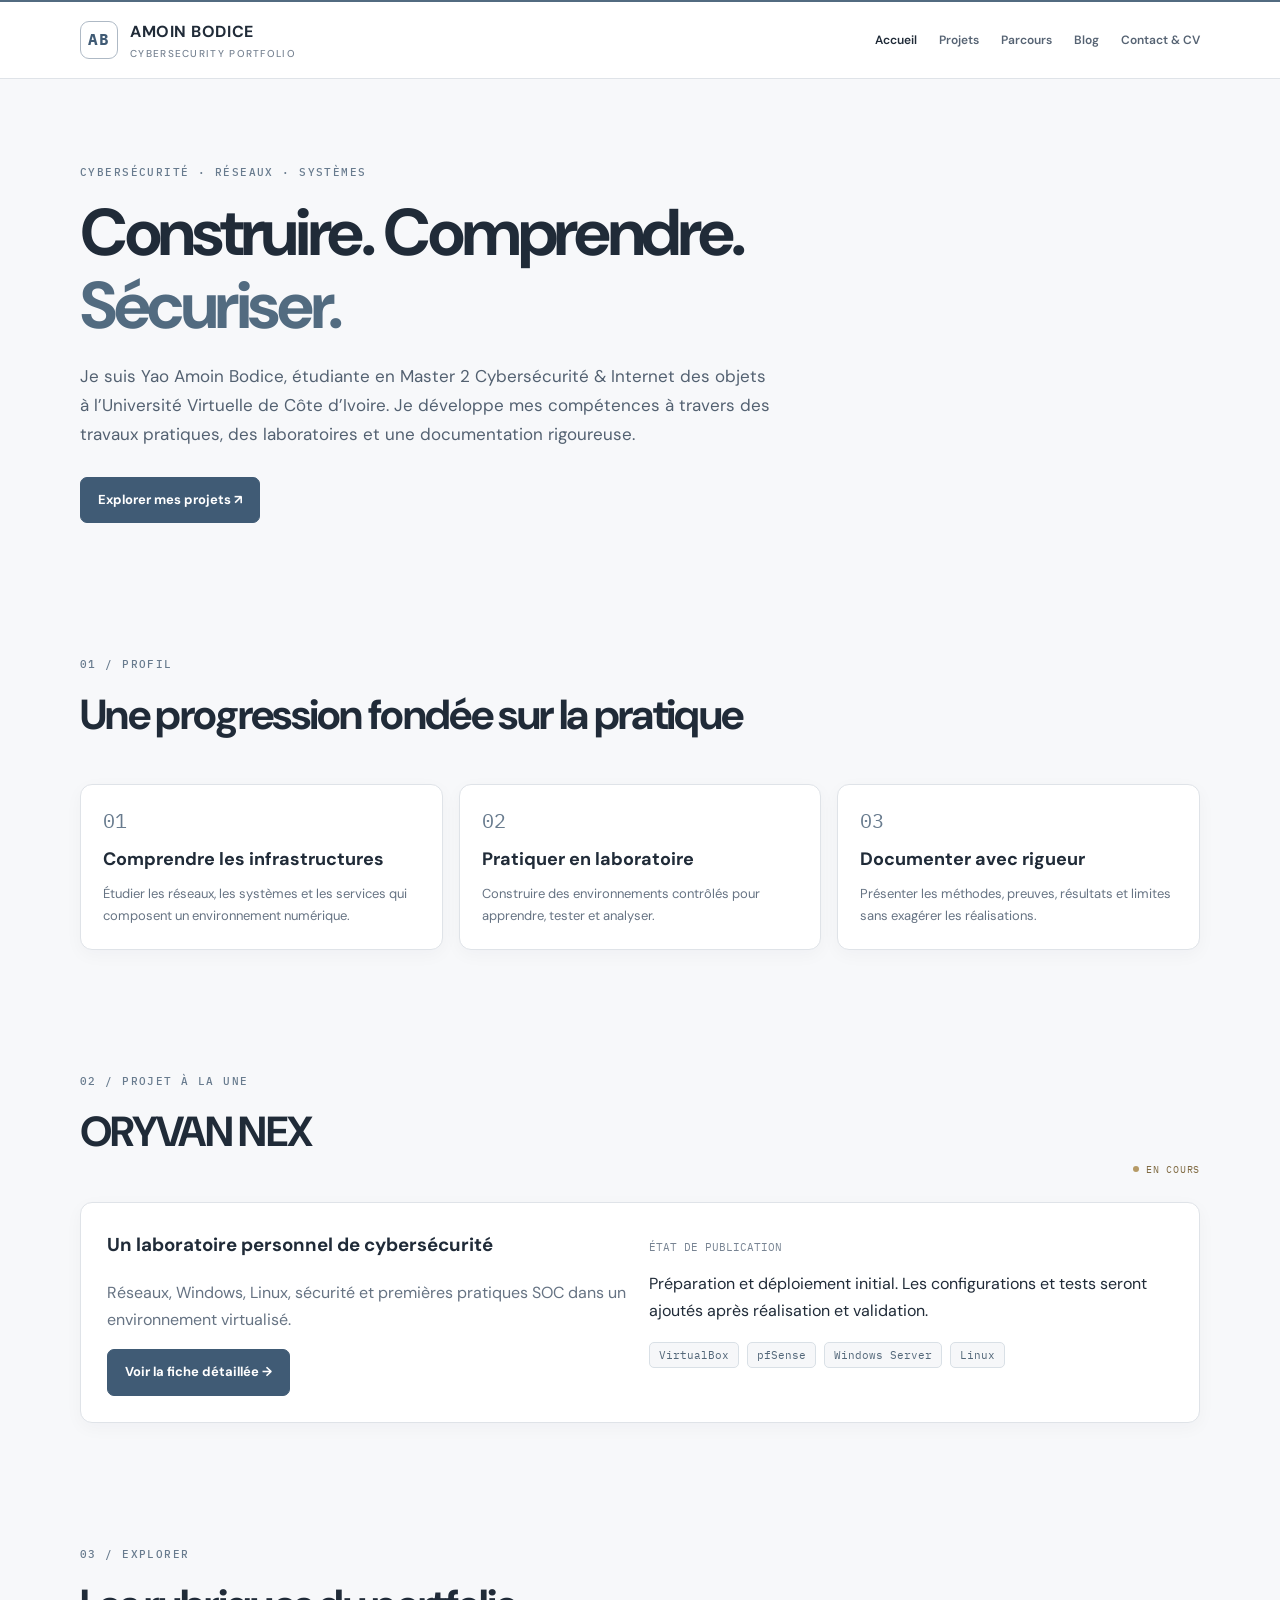
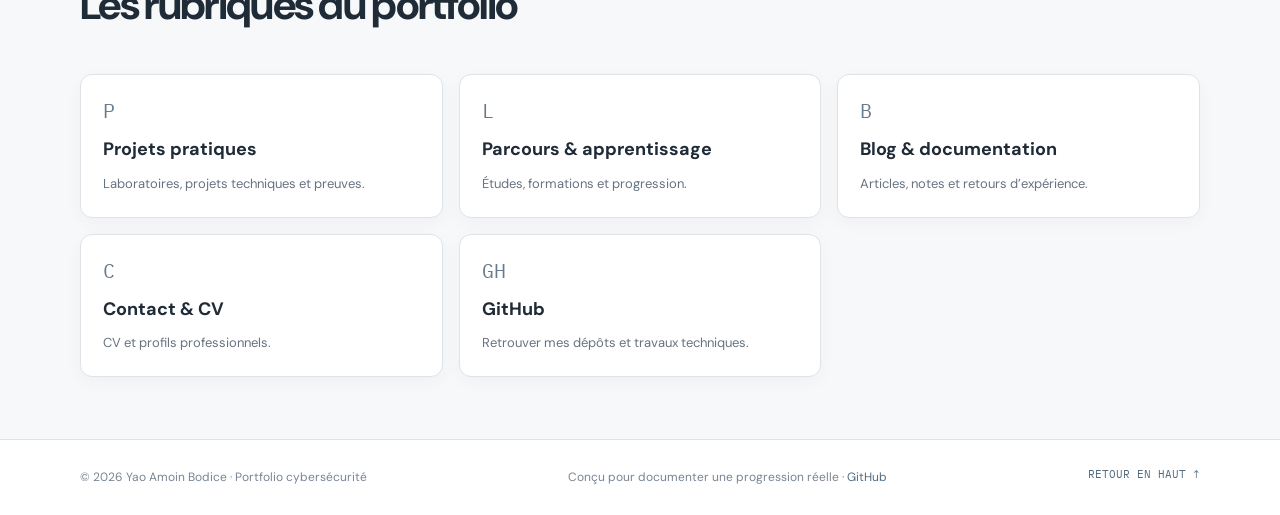
<file: index.html>
<!doctype html><html lang="fr"><head><meta charset="utf-8"><meta name="viewport" content="width=device-width,initial-scale=1"><meta name="description" content="Portfolio professionnel de Yao Amoin Bodice, étudiante en Master 2 Cybersécurité & IoT. Projets, apprentissages et documentation technique."><meta name="theme-color" content="#080e18"><title>Yao Amoin Bodice | Portfolio cybersécurité</title><link rel="stylesheet" href="assets/css/style.css?v=professional2"></head><body id="top"><div class="topline"></div><header><div class="container nav"><a class="brand" href="index.html"><span class="brand-mark">AB</span><span>AMOIN BODICE<small>CYBERSECURITY PORTFOLIO</small></span></a><button class="menu-toggle" aria-expanded="false" aria-label="Ouvrir le menu">Menu</button><nav class="navlinks" aria-label="Navigation principale"><a href="index.html">Accueil</a><a href="projects.html">Projets</a><a href="learning.html">Parcours</a><a href="blog.html">Blog</a><a href="contact.html">Contact & CV</a></nav></div></header><main><div class="container hero"><div><div class="eyebrow">CYBERSÉCURITÉ · RÉSEAUX · SYSTÈMES</div><h1>Construire. Comprendre.<br><span>Sécuriser.</span></h1><p class="lead">Je suis Yao Amoin Bodice, étudiante en Master 2 Cybersécurité & Internet des objets à l’Université Virtuelle de Côte d’Ivoire. Je développe mes compétences à travers des travaux pratiques, des laboratoires et une documentation rigoureuse.</p><div class="actions"><a class="btn" href="projects.html">Explorer mes projets ↗</a></div></div></div><section class="section"><div class="container"><div class="section-head"><div><div class="eyebrow">01 / PROFIL</div><h2>Une progression fondée sur la pratique</h2></div></div><div class="grid"><article class="card"><div class="card-icon">01</div><h3>Comprendre les infrastructures</h3><p>Étudier les réseaux, les systèmes et les services qui composent un environnement numérique.</p></article><article class="card"><div class="card-icon">02</div><h3>Pratiquer en laboratoire</h3><p>Construire des environnements contrôlés pour apprendre, tester et analyser.</p></article><article class="card"><div class="card-icon">03</div><h3>Documenter avec rigueur</h3><p>Présenter les méthodes, preuves, résultats et limites sans exagérer les réalisations.</p></article></div></div></section><section class="section"><div class="container"><div class="section-head"><div><div class="eyebrow">02 / PROJET À LA UNE</div><h2>ORYVAN NEX</h2></div><span class="status">En cours</span></div><div class="panel split"><div><h3>Un laboratoire personnel de cybersécurité</h3><p class="muted">Réseaux, Windows, Linux, sécurité et premières pratiques SOC dans un environnement virtualisé.</p><a class="btn" href="oryvan-nex.html">Voir la fiche détaillée →</a></div><div><p class="meta">ÉTAT DE PUBLICATION</p><p>Préparation et déploiement initial. Les configurations et tests seront ajoutés après réalisation et validation.</p><div class="tagrow"><span class="tag">VirtualBox</span><span class="tag">pfSense</span><span class="tag">Windows Server</span><span class="tag">Linux</span></div></div></div></div></section><section class="section"><div class="container"><div class="section-head"><div><div class="eyebrow">03 / EXPLORER</div><h2>Les rubriques du portfolio</h2></div></div><div class="grid"><a class="card" href="projects.html"><div class="card-icon">P</div><h3>Projets pratiques</h3><p>Laboratoires, projets techniques et preuves.</p></a><a class="card" href="learning.html"><div class="card-icon">L</div><h3>Parcours & apprentissage</h3><p>Études, formations et progression.</p></a><a class="card" href="blog.html"><div class="card-icon">B</div><h3>Blog & documentation</h3><p>Articles, notes et retours d’expérience.</p></a><a class="card" href="contact.html"><div class="card-icon">C</div><h3>Contact & CV</h3><p>CV et profils professionnels.</p></a><a class="card" href="https://github.com/amoin5y" target="_blank" rel="noopener noreferrer"><div class="card-icon">GH</div><h3>GitHub</h3><p>Retrouver mes dépôts et travaux techniques.</p></a></div></div></section></main><footer class="footer"><div class="container footer-inner"><span>© <span data-year>2026</span> Yao Amoin Bodice · Portfolio cybersécurité</span><span>Conçu pour documenter une progression réelle · <a href="https://github.com/amoin5y">GitHub</a></span><a class="backtop" href="#top">RETOUR EN HAUT ↑</a></div></footer><script src="assets/js/main.js"></script></body></html>
</file>
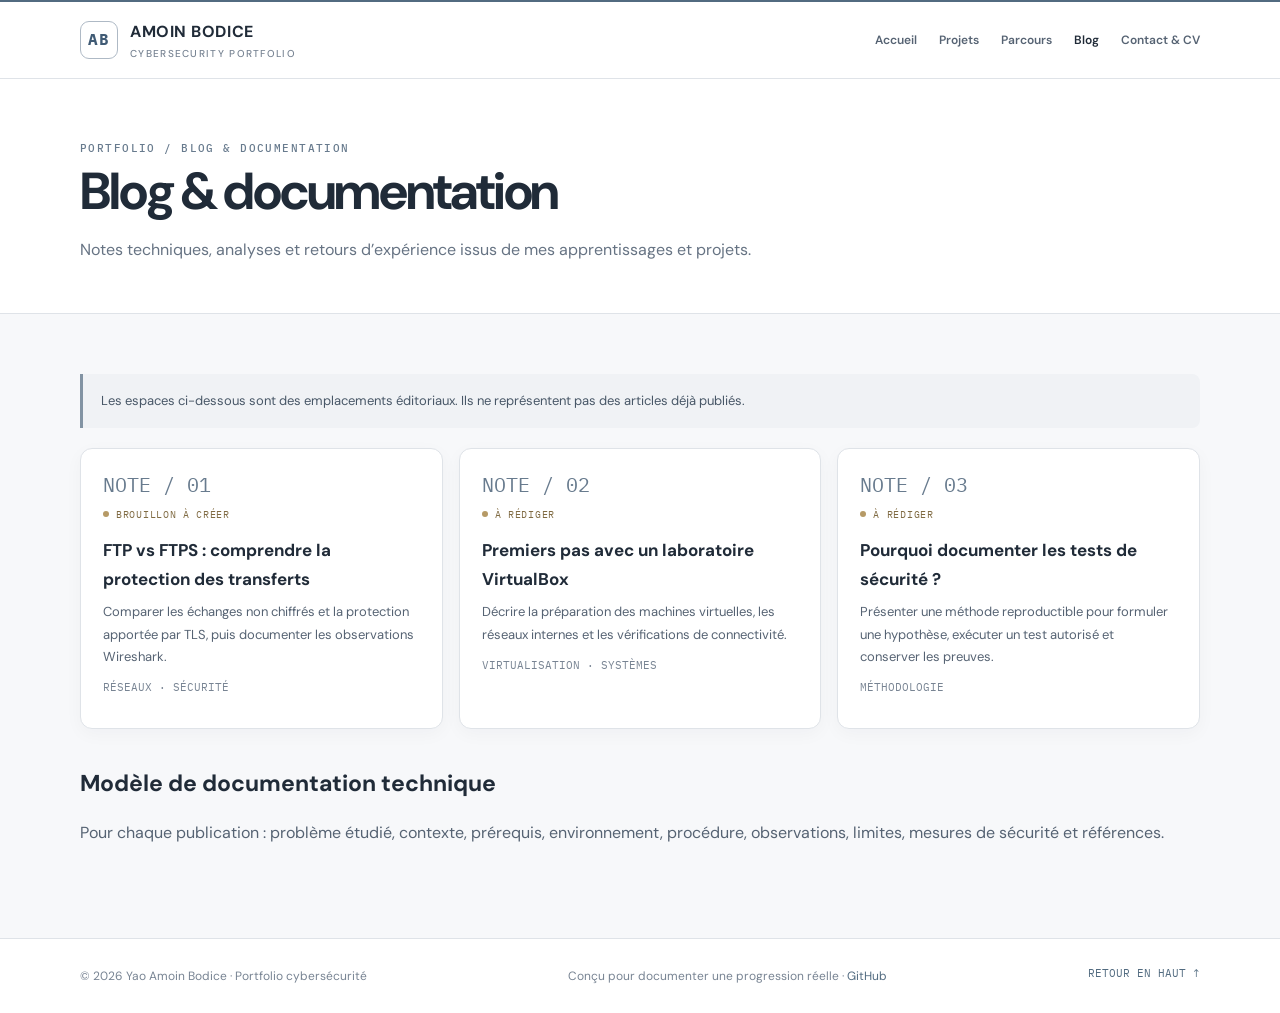
<file: blog.html>
<!doctype html><html lang="fr"><head><meta charset="utf-8"><meta name="viewport" content="width=device-width,initial-scale=1"><meta name="description" content="Notes techniques, analyses et retours d’expérience issus de mes apprentissages et projets."><meta name="theme-color" content="#080e18"><title>Blog & documentation | Yao Amoin Bodice</title><link rel="stylesheet" href="assets/css/style.css?v=professional2"></head><body id="top"><div class="topline"></div><header><div class="container nav"><a class="brand" href="index.html"><span class="brand-mark">AB</span><span>AMOIN BODICE<small>CYBERSECURITY PORTFOLIO</small></span></a><button class="menu-toggle" aria-expanded="false" aria-label="Ouvrir le menu">Menu</button><nav class="navlinks" aria-label="Navigation principale"><a href="index.html">Accueil</a><a href="projects.html">Projets</a><a href="learning.html">Parcours</a><a href="blog.html">Blog</a><a href="contact.html">Contact & CV</a></nav></div></header><main><section class="pagehead"><div class="container"><div class="eyebrow">PORTFOLIO / BLOG & DOCUMENTATION</div><h1>Blog & documentation</h1><p>Notes techniques, analyses et retours d’expérience issus de mes apprentissages et projets.</p></div></section><div class="container content"><div class="notice">Les espaces ci-dessous sont des emplacements éditoriaux. Ils ne représentent pas des articles déjà publiés.</div><div class="grid"><article class="card article-card"><div class="card-icon">NOTE / 01</div><span class="status">Brouillon à créer</span><h3>FTP vs FTPS : comprendre la protection des transferts</h3><p>Comparer les échanges non chiffrés et la protection apportée par TLS, puis documenter les observations Wireshark.</p><div class="meta">RÉSEAUX · SÉCURITÉ</div></article><article class="card article-card"><div class="card-icon">NOTE / 02</div><span class="status">À rédiger</span><h3>Premiers pas avec un laboratoire VirtualBox</h3><p>Décrire la préparation des machines virtuelles, les réseaux internes et les vérifications de connectivité.</p><div class="meta">VIRTUALISATION · SYSTÈMES</div></article><article class="card article-card"><div class="card-icon">NOTE / 03</div><span class="status">À rédiger</span><h3>Pourquoi documenter les tests de sécurité ?</h3><p>Présenter une méthode reproductible pour formuler une hypothèse, exécuter un test autorisé et conserver les preuves.</p><div class="meta">MÉTHODOLOGIE</div></article></div><h2>Modèle de documentation technique</h2><p>Pour chaque publication : problème étudié, contexte, prérequis, environnement, procédure, observations, limites, mesures de sécurité et références.</p></div></main><footer class="footer"><div class="container footer-inner"><span>© <span data-year>2026</span> Yao Amoin Bodice · Portfolio cybersécurité</span><span>Conçu pour documenter une progression réelle · <a href="https://github.com/amoin5y">GitHub</a></span><a class="backtop" href="#top">RETOUR EN HAUT ↑</a></div></footer><script src="assets/js/main.js"></script></body></html>
</file>
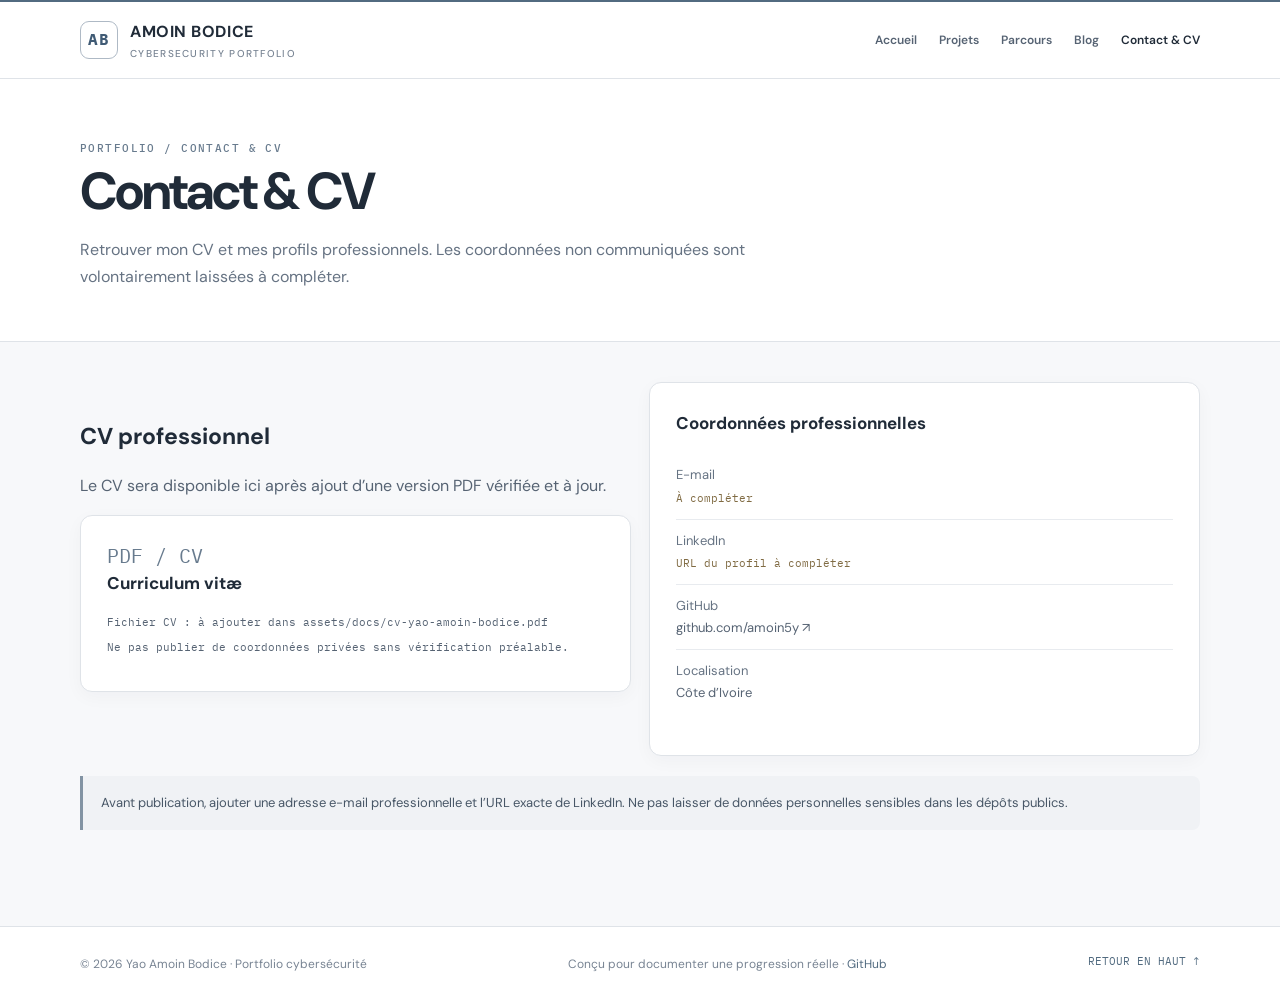
<file: contact.html>
<!doctype html><html lang="fr"><head><meta charset="utf-8"><meta name="viewport" content="width=device-width,initial-scale=1"><meta name="description" content="Retrouver mon CV et mes profils professionnels. Les coordonnées non communiquées sont volontairement laissées à compléter."><meta name="theme-color" content="#080e18"><title>Contact & CV | Yao Amoin Bodice</title><link rel="stylesheet" href="assets/css/style.css?v=professional2"></head><body id="top"><div class="topline"></div><header><div class="container nav"><a class="brand" href="index.html"><span class="brand-mark">AB</span><span>AMOIN BODICE<small>CYBERSECURITY PORTFOLIO</small></span></a><button class="menu-toggle" aria-expanded="false" aria-label="Ouvrir le menu">Menu</button><nav class="navlinks" aria-label="Navigation principale"><a href="index.html">Accueil</a><a href="projects.html">Projets</a><a href="learning.html">Parcours</a><a href="blog.html">Blog</a><a href="contact.html">Contact & CV</a></nav></div></header><main><section class="pagehead"><div class="container"><div class="eyebrow">PORTFOLIO / CONTACT & CV</div><h1>Contact & CV</h1><p>Retrouver mon CV et mes profils professionnels. Les coordonnées non communiquées sont volontairement laissées à compléter.</p></div></section><div class="container content"><div class="split"><section><h2>CV professionnel</h2><p>Le CV sera disponible ici après ajout d’une version PDF vérifiée et à jour.</p><div class="panel"><div class="card-icon">PDF / CV</div><h3>Curriculum vitæ</h3><p class="placeholder">Fichier CV : à ajouter dans assets/docs/cv-yao-amoin-bodice.pdf</p><p class="meta">Ne pas publier de coordonnées privées sans vérification préalable.</p></div></section><aside class="panel"><h3>Coordonnées professionnelles</h3><ul class="list"><li><span class="muted">E-mail</span><br><span class="placeholder">À compléter</span></li><li><span class="muted">LinkedIn</span><br><span class="placeholder">URL du profil à compléter</span></li><li><span class="muted">GitHub</span><br><a href="https://github.com/amoin5y" target="_blank" rel="noopener noreferrer">github.com/amoin5y ↗</a></li><li><span class="muted">Localisation</span><br>Côte d’Ivoire</li></ul></aside></div><div class="notice">Avant publication, ajouter une adresse e-mail professionnelle et l’URL exacte de LinkedIn. Ne pas laisser de données personnelles sensibles dans les dépôts publics.</div></div></main><footer class="footer"><div class="container footer-inner"><span>© <span data-year>2026</span> Yao Amoin Bodice · Portfolio cybersécurité</span><span>Conçu pour documenter une progression réelle · <a href="https://github.com/amoin5y">GitHub</a></span><a class="backtop" href="#top">RETOUR EN HAUT ↑</a></div></footer><script src="assets/js/main.js"></script></body></html>
</file>
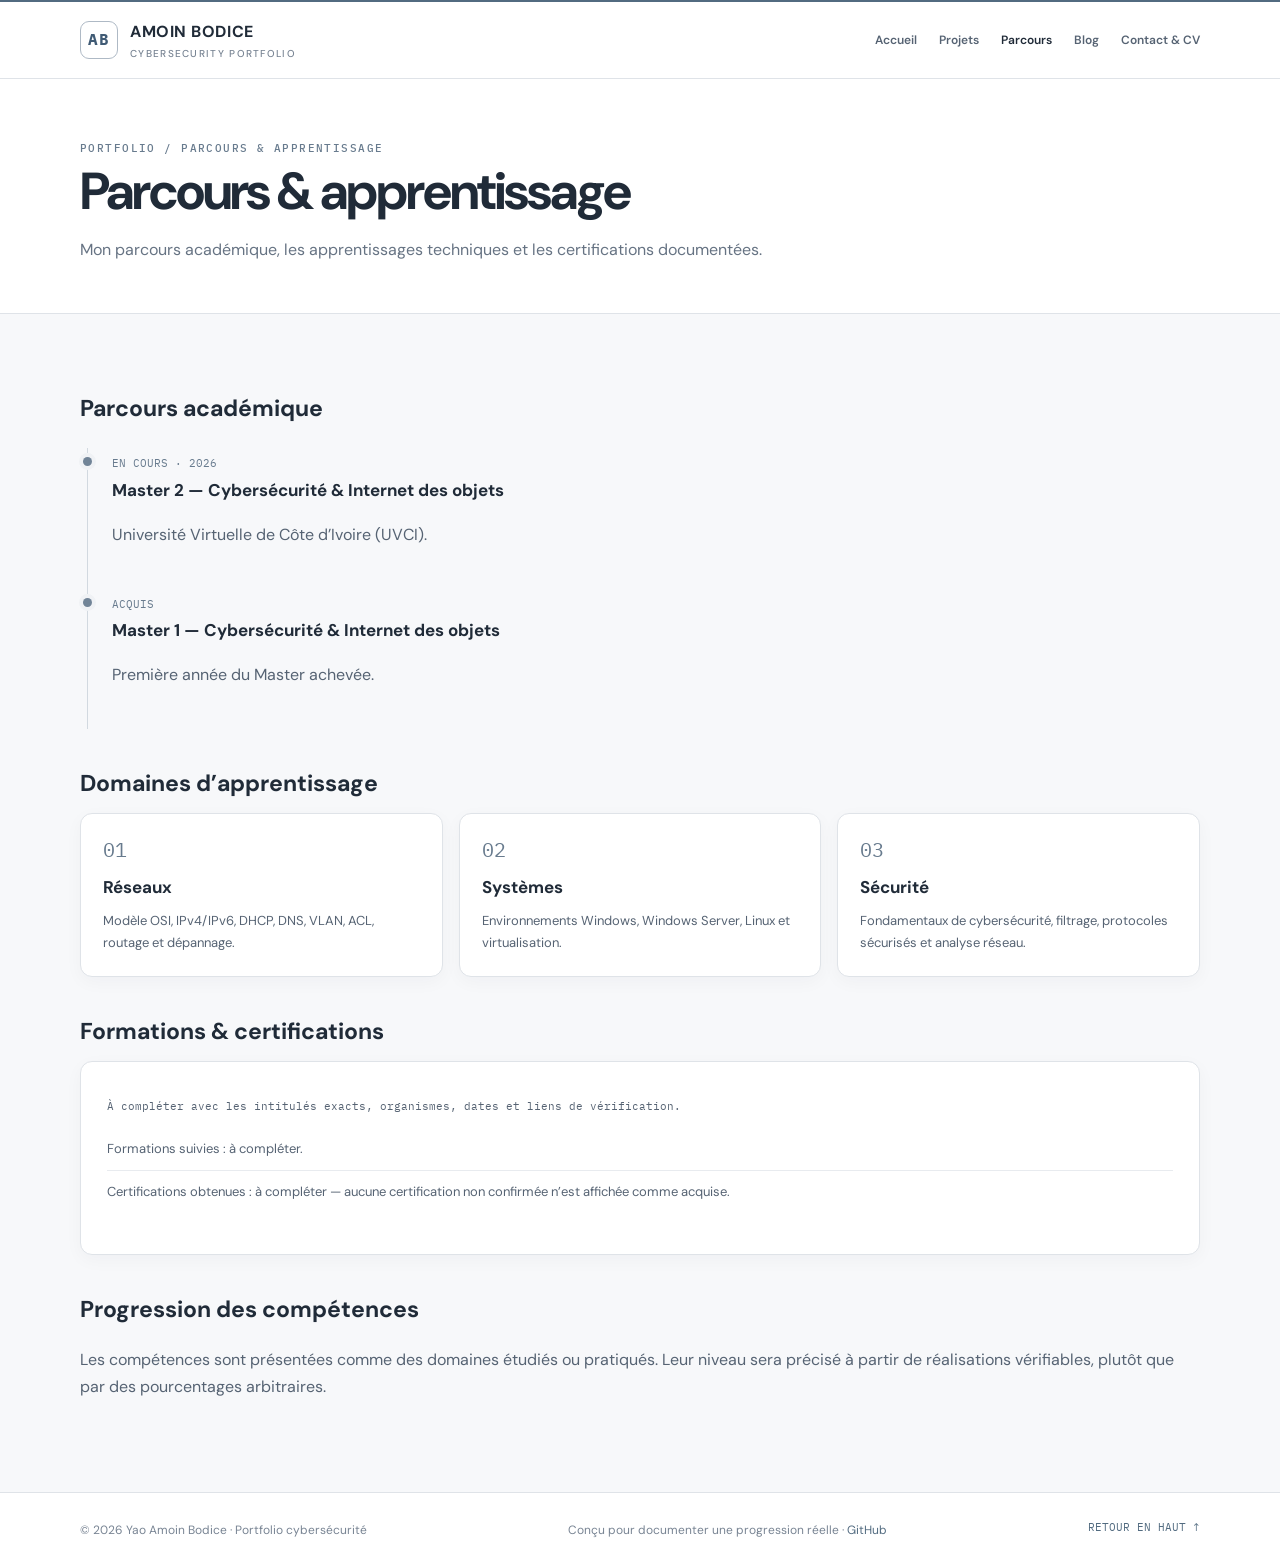
<file: learning.html>
<!doctype html><html lang="fr"><head><meta charset="utf-8"><meta name="viewport" content="width=device-width,initial-scale=1"><meta name="description" content="Mon parcours académique, les apprentissages techniques et les certifications documentées."><meta name="theme-color" content="#080e18"><title>Parcours & apprentissage | Yao Amoin Bodice</title><link rel="stylesheet" href="assets/css/style.css?v=professional2"></head><body id="top"><div class="topline"></div><header><div class="container nav"><a class="brand" href="index.html"><span class="brand-mark">AB</span><span>AMOIN BODICE<small>CYBERSECURITY PORTFOLIO</small></span></a><button class="menu-toggle" aria-expanded="false" aria-label="Ouvrir le menu">Menu</button><nav class="navlinks" aria-label="Navigation principale"><a href="index.html">Accueil</a><a href="projects.html">Projets</a><a href="learning.html">Parcours</a><a href="blog.html">Blog</a><a href="contact.html">Contact & CV</a></nav></div></header><main><section class="pagehead"><div class="container"><div class="eyebrow">PORTFOLIO / PARCOURS & APPRENTISSAGE</div><h1>Parcours & apprentissage</h1><p>Mon parcours académique, les apprentissages techniques et les certifications documentées.</p></div></section><div class="container content"><h2>Parcours académique</h2><div class="timeline"><div class="timeline-item"><small>EN COURS · 2026</small><h3>Master 2 — Cybersécurité & Internet des objets</h3><p>Université Virtuelle de Côte d’Ivoire (UVCI).</p></div><div class="timeline-item"><small>ACQUIS</small><h3>Master 1 — Cybersécurité & Internet des objets</h3><p>Première année du Master achevée.</p></div></div><h2>Domaines d’apprentissage</h2><div class="grid"><article class="card"><div class="card-icon">01</div><h3>Réseaux</h3><p>Modèle OSI, IPv4/IPv6, DHCP, DNS, VLAN, ACL, routage et dépannage.</p></article><article class="card"><div class="card-icon">02</div><h3>Systèmes</h3><p>Environnements Windows, Windows Server, Linux et virtualisation.</p></article><article class="card"><div class="card-icon">03</div><h3>Sécurité</h3><p>Fondamentaux de cybersécurité, filtrage, protocoles sécurisés et analyse réseau.</p></article></div><h2>Formations & certifications</h2><div class="panel"><p class="placeholder">À compléter avec les intitulés exacts, organismes, dates et liens de vérification.</p><ul class="list"><li>Formations suivies : à compléter.</li><li>Certifications obtenues : à compléter — aucune certification non confirmée n’est affichée comme acquise.</li></ul></div><h2>Progression des compétences</h2><p>Les compétences sont présentées comme des domaines étudiés ou pratiqués. Leur niveau sera précisé à partir de réalisations vérifiables, plutôt que par des pourcentages arbitraires.</p></div></main><footer class="footer"><div class="container footer-inner"><span>© <span data-year>2026</span> Yao Amoin Bodice · Portfolio cybersécurité</span><span>Conçu pour documenter une progression réelle · <a href="https://github.com/amoin5y">GitHub</a></span><a class="backtop" href="#top">RETOUR EN HAUT ↑</a></div></footer><script src="assets/js/main.js"></script></body></html>
</file>
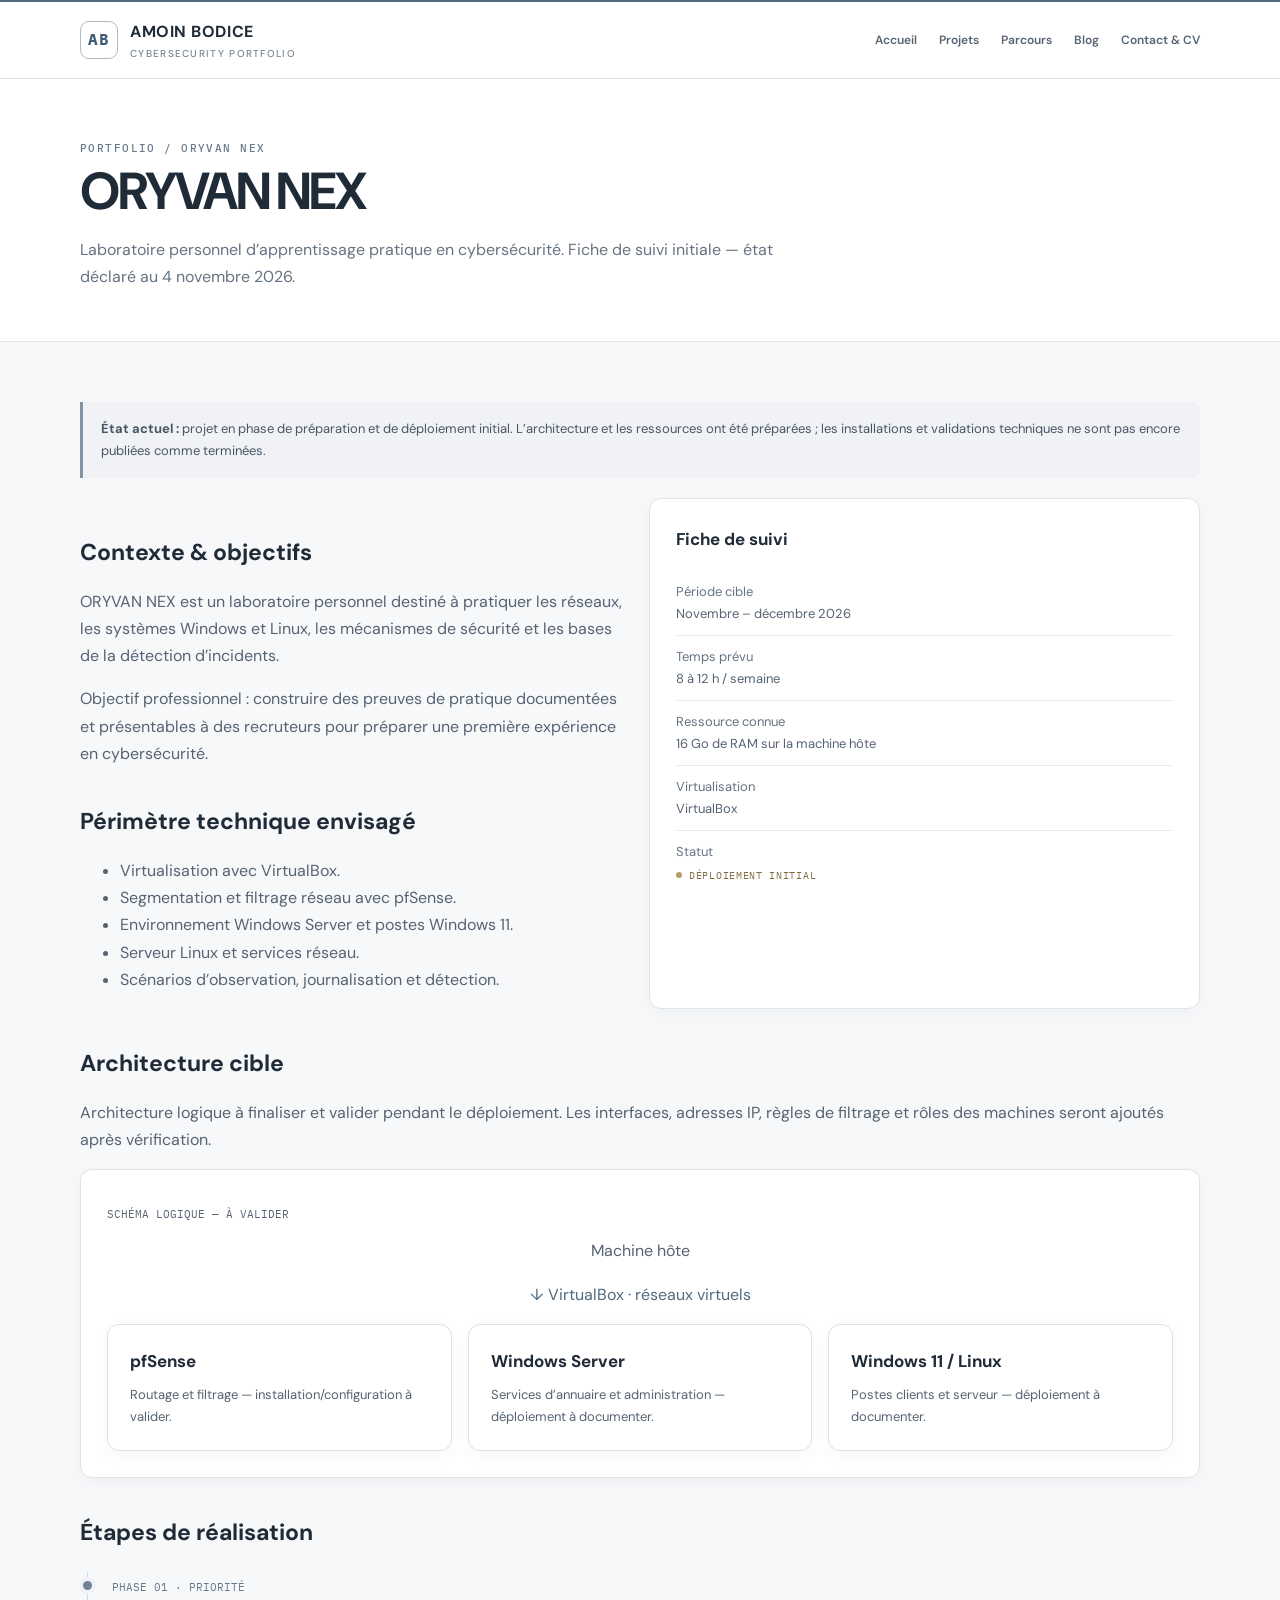
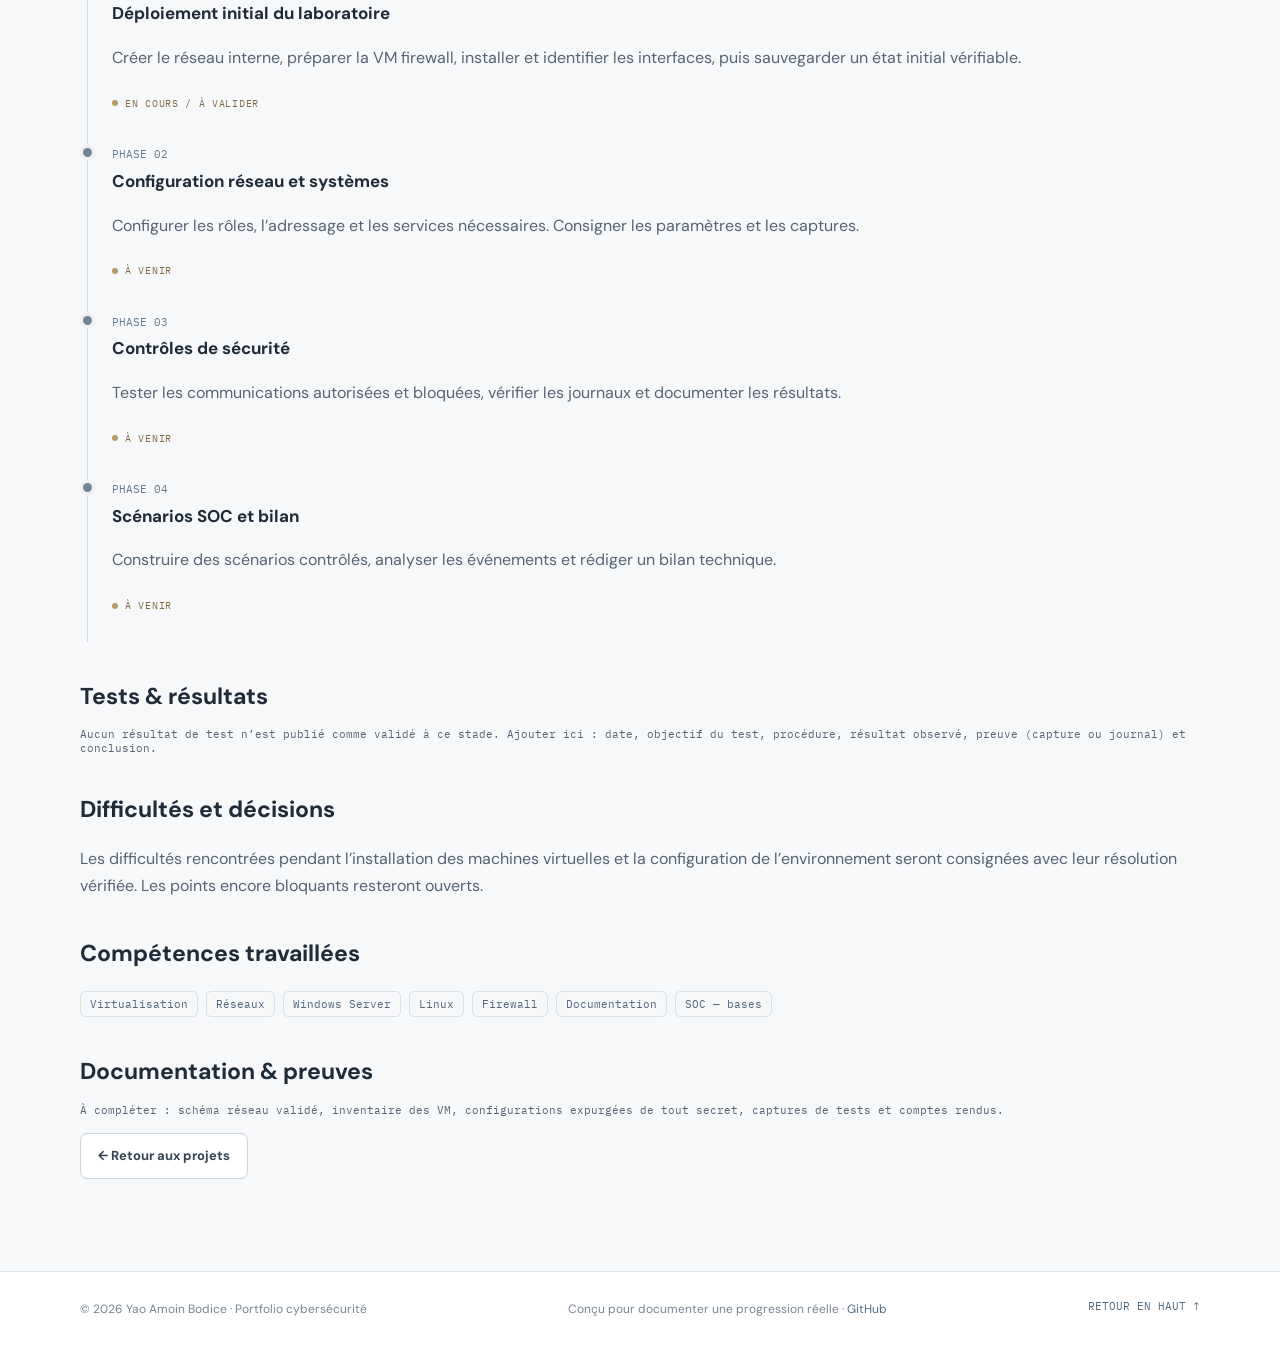
<file: oryvan-nex.html>
<!doctype html><html lang="fr"><head><meta charset="utf-8"><meta name="viewport" content="width=device-width,initial-scale=1"><meta name="description" content="Laboratoire personnel d’apprentissage pratique en cybersécurité. Fiche de suivi initiale — état déclaré au 4 novembre 2026."><meta name="theme-color" content="#080e18"><title>ORYVAN NEX | Yao Amoin Bodice</title><link rel="stylesheet" href="assets/css/style.css?v=professional2"></head><body id="top"><div class="topline"></div><header><div class="container nav"><a class="brand" href="index.html"><span class="brand-mark">AB</span><span>AMOIN BODICE<small>CYBERSECURITY PORTFOLIO</small></span></a><button class="menu-toggle" aria-expanded="false" aria-label="Ouvrir le menu">Menu</button><nav class="navlinks" aria-label="Navigation principale"><a href="index.html">Accueil</a><a href="projects.html">Projets</a><a href="learning.html">Parcours</a><a href="blog.html">Blog</a><a href="contact.html">Contact & CV</a></nav></div></header><main><section class="pagehead"><div class="container"><div class="eyebrow">PORTFOLIO / ORYVAN NEX</div><h1>ORYVAN NEX</h1><p>Laboratoire personnel d’apprentissage pratique en cybersécurité. Fiche de suivi initiale — état déclaré au 4 novembre 2026.</p></div></section><div class="container content"><div class="notice"><strong>État actuel :</strong> projet en phase de préparation et de déploiement initial. L’architecture et les ressources ont été préparées ; les installations et validations techniques ne sont pas encore publiées comme terminées.</div><div class="split"><section><h2>Contexte & objectifs</h2><p>ORYVAN NEX est un laboratoire personnel destiné à pratiquer les réseaux, les systèmes Windows et Linux, les mécanismes de sécurité et les bases de la détection d’incidents.</p><p>Objectif professionnel : construire des preuves de pratique documentées et présentables à des recruteurs pour préparer une première expérience en cybersécurité.</p><h2>Périmètre technique envisagé</h2><ul><li>Virtualisation avec VirtualBox.</li><li>Segmentation et filtrage réseau avec pfSense.</li><li>Environnement Windows Server et postes Windows 11.</li><li>Serveur Linux et services réseau.</li><li>Scénarios d’observation, journalisation et détection.</li></ul></section><aside class="panel"><h3>Fiche de suivi</h3><ul class="list"><li><span class="muted">Période cible</span><br>Novembre – décembre 2026</li><li><span class="muted">Temps prévu</span><br>8 à 12 h / semaine</li><li><span class="muted">Ressource connue</span><br>16 Go de RAM sur la machine hôte</li><li><span class="muted">Virtualisation</span><br>VirtualBox</li><li><span class="muted">Statut</span><br><span class="status">Déploiement initial</span></li></ul></aside></div><h2>Architecture cible</h2><p>Architecture logique à finaliser et valider pendant le déploiement. Les interfaces, adresses IP, règles de filtrage et rôles des machines seront ajoutés après vérification.</p><div class="panel"><p class="meta">SCHÉMA LOGIQUE — À VALIDER</p><p style="text-align:center">Machine hôte</p><p style="text-align:center;color:var(--cyan)">↓ VirtualBox · réseaux virtuels</p><div class="grid"><div class="card"><h3>pfSense</h3><p>Routage et filtrage — installation/configuration à valider.</p></div><div class="card"><h3>Windows Server</h3><p>Services d’annuaire et administration — déploiement à documenter.</p></div><div class="card"><h3>Windows 11 / Linux</h3><p>Postes clients et serveur — déploiement à documenter.</p></div></div></div><h2>Étapes de réalisation</h2><div class="timeline"><div class="timeline-item"><small>PHASE 01 · PRIORITÉ</small><h3>Déploiement initial du laboratoire</h3><p>Créer le réseau interne, préparer la VM firewall, installer et identifier les interfaces, puis sauvegarder un état initial vérifiable.</p><span class="status">En cours / à valider</span></div><div class="timeline-item"><small>PHASE 02</small><h3>Configuration réseau et systèmes</h3><p>Configurer les rôles, l’adressage et les services nécessaires. Consigner les paramètres et les captures.</p><span class="status">À venir</span></div><div class="timeline-item"><small>PHASE 03</small><h3>Contrôles de sécurité</h3><p>Tester les communications autorisées et bloquées, vérifier les journaux et documenter les résultats.</p><span class="status">À venir</span></div><div class="timeline-item"><small>PHASE 04</small><h3>Scénarios SOC et bilan</h3><p>Construire des scénarios contrôlés, analyser les événements et rédiger un bilan technique.</p><span class="status">À venir</span></div></div><h2>Tests & résultats</h2><p class="placeholder">Aucun résultat de test n’est publié comme validé à ce stade. Ajouter ici : date, objectif du test, procédure, résultat observé, preuve (capture ou journal) et conclusion.</p><h2>Difficultés et décisions</h2><p>Les difficultés rencontrées pendant l’installation des machines virtuelles et la configuration de l’environnement seront consignées avec leur résolution vérifiée. Les points encore bloquants resteront ouverts.</p><h2>Compétences travaillées</h2><div class="tagrow"><span class="tag">Virtualisation</span><span class="tag">Réseaux</span><span class="tag">Windows Server</span><span class="tag">Linux</span><span class="tag">Firewall</span><span class="tag">Documentation</span><span class="tag">SOC — bases</span></div><h2>Documentation & preuves</h2><p class="placeholder">À compléter : schéma réseau validé, inventaire des VM, configurations expurgées de tout secret, captures de tests et comptes rendus.</p><p><a class="btn secondary" href="projects.html">← Retour aux projets</a></p></div></main><footer class="footer"><div class="container footer-inner"><span>© <span data-year>2026</span> Yao Amoin Bodice · Portfolio cybersécurité</span><span>Conçu pour documenter une progression réelle · <a href="https://github.com/amoin5y">GitHub</a></span><a class="backtop" href="#top">RETOUR EN HAUT ↑</a></div></footer><script src="assets/js/main.js"></script></body></html>
</file>
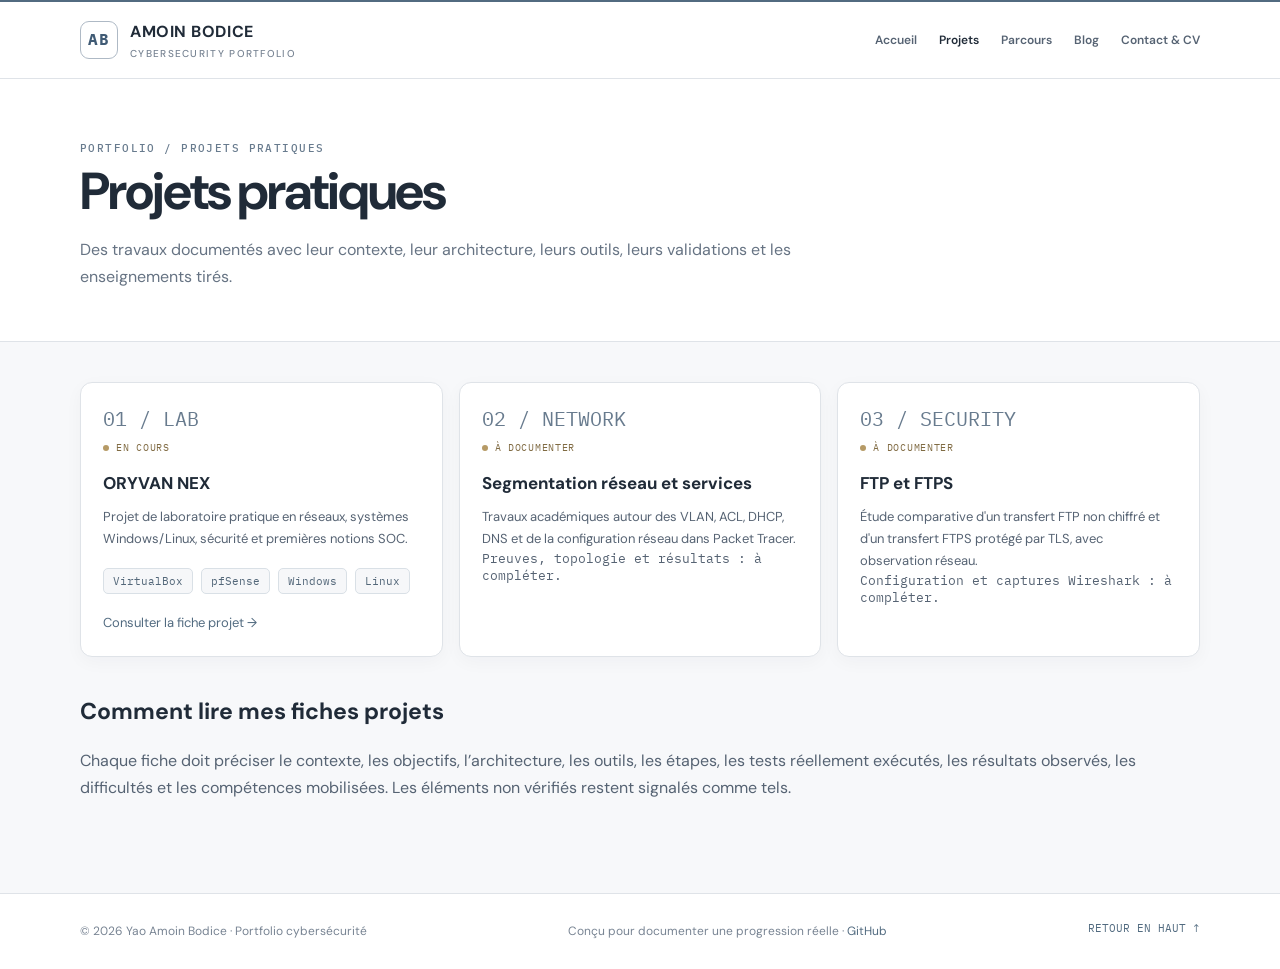
<file: projects.html>
<!doctype html><html lang="fr"><head><meta charset="utf-8"><meta name="viewport" content="width=device-width,initial-scale=1"><meta name="description" content="Des travaux documentés avec leur contexte, leur architecture, leurs outils, leurs validations et les enseignements tirés."><meta name="theme-color" content="#080e18"><title>Projets pratiques | Yao Amoin Bodice</title><link rel="stylesheet" href="assets/css/style.css?v=professional2"></head><body id="top"><div class="topline"></div><header><div class="container nav"><a class="brand" href="index.html"><span class="brand-mark">AB</span><span>AMOIN BODICE<small>CYBERSECURITY PORTFOLIO</small></span></a><button class="menu-toggle" aria-expanded="false" aria-label="Ouvrir le menu">Menu</button><nav class="navlinks" aria-label="Navigation principale"><a href="index.html">Accueil</a><a href="projects.html">Projets</a><a href="learning.html">Parcours</a><a href="blog.html">Blog</a><a href="contact.html">Contact & CV</a></nav></div></header><main><section class="pagehead"><div class="container"><div class="eyebrow">PORTFOLIO / PROJETS PRATIQUES</div><h1>Projets pratiques</h1><p>Des travaux documentés avec leur contexte, leur architecture, leurs outils, leurs validations et les enseignements tirés.</p></div></section><div class="container content"><div class="grid"><a class="card" href="oryvan-nex.html"><div class="card-icon">01 / LAB</div><span class="status">En cours</span><h3>ORYVAN NEX</h3><p>Projet de laboratoire pratique en réseaux, systèmes Windows/Linux, sécurité et premières notions SOC.</p><div class="tagrow"><span class="tag">VirtualBox</span><span class="tag">pfSense</span><span class="tag">Windows</span><span class="tag">Linux</span></div><p style="margin-top:18px;color:var(--cyan)">Consulter la fiche projet →</p></a><article class="card"><div class="card-icon">02 / NETWORK</div><span class="status">À documenter</span><h3>Segmentation réseau et services</h3><p>Travaux académiques autour des VLAN, ACL, DHCP, DNS et de la configuration réseau dans Packet Tracer.</p><p class="placeholder">Preuves, topologie et résultats : à compléter.</p></article><article class="card"><div class="card-icon">03 / SECURITY</div><span class="status">À documenter</span><h3>FTP et FTPS</h3><p>Étude comparative d'un transfert FTP non chiffré et d'un transfert FTPS protégé par TLS, avec observation réseau.</p><p class="placeholder">Configuration et captures Wireshark : à compléter.</p></article></div><h2>Comment lire mes fiches projets</h2><p>Chaque fiche doit préciser le contexte, les objectifs, l’architecture, les outils, les étapes, les tests réellement exécutés, les résultats observés, les difficultés et les compétences mobilisées. Les éléments non vérifiés restent signalés comme tels.</p></div></main><footer class="footer"><div class="container footer-inner"><span>© <span data-year>2026</span> Yao Amoin Bodice · Portfolio cybersécurité</span><span>Conçu pour documenter une progression réelle · <a href="https://github.com/amoin5y">GitHub</a></span><a class="backtop" href="#top">RETOUR EN HAUT ↑</a></div></footer><script src="assets/js/main.js"></script></body></html>
</file>
<file: assets/css/style.css>
/* Professional light portfolio theme */
@import url('https://fonts.googleapis.com/css2?family=DM+Sans:wght@400;500;600;700&family=IBM+Plex+Mono:wght@400;500&display=swap');
:root{--bg:#f7f8fa;--surface:#fff;--surface2:#f0f2f5;--line:#dfe3e8;--text:#202b38;--muted:#667383;--cyan:#526b80;--blue:#405b75;--green:#47745f;--max:1120px}
*{box-sizing:border-box}html{scroll-behavior:smooth}body{margin:0;background:#f7f8fa;color:#202b38;font-family:'DM Sans',Arial,sans-serif;line-height:1.7}a{color:inherit;text-decoration:none}a:hover{color:#405b75}.container{width:min(var(--max),calc(100% - 40px));margin:auto}.topline{height:2px;background:#526b80}header{position:sticky;top:0;z-index:20;background:rgba(255,255,255,.98);border-bottom:1px solid #dfe3e8;backdrop-filter:blur(12px)}.nav{min-height:76px;display:flex;align-items:center;justify-content:space-between;gap:24px}.brand{display:flex;align-items:center;gap:12px;font-weight:700;letter-spacing:.035em}.brand-mark{width:38px;height:38px;display:grid;place-items:center;border:1px solid #aeb9c5;border-radius:9px;color:#405b75;font-family:'IBM Plex Mono',monospace}.brand small{display:block;color:#788493;font-size:10px;font-weight:500;letter-spacing:.13em}.navlinks{display:flex;gap:22px;align-items:center}.navlinks a{font-size:12px;color:#566373;font-weight:600}.navlinks a:hover,.navlinks a.active{color:#202b38}.menu-toggle{display:none;background:#fff;border:1px solid #dfe3e8;color:#202b38;padding:8px 12px;border-radius:7px}.hero{padding:86px 0 72px;display:grid;grid-template-columns:1fr;gap:50px;align-items:center}.eyebrow,.kicker{font:500 11px 'IBM Plex Mono',monospace;letter-spacing:.13em;text-transform:uppercase;color:#687b8e}h1{font-size:clamp(40px,6vw,66px);line-height:1.1;letter-spacing:-.05em;margin:18px 0 20px}h1 span,.gradient{color:#526b80}.lead{font-size:17px;color:#536171;max-width:690px}.actions{display:flex;flex-wrap:wrap;gap:12px;margin-top:28px}.btn{display:inline-flex;align-items:center;justify-content:center;padding:11px 17px;border-radius:7px;font-size:13px;font-weight:700;border:1px solid #405b75;background:#405b75;color:#fff;transition:.18s}.btn:hover{transform:translateY(-1px);background:#31495f;color:#fff}.btn.secondary{background:#fff;border-color:#cbd2da;color:#354455}.btn.secondary:hover{background:#f0f2f5;color:#202b38}.profile-card,.panel,.card{background:#fff;border:1px solid #dfe3e8;border-radius:12px;box-shadow:0 5px 18px rgba(25,38,52,.035)}.profile-card{padding:25px;position:relative;overflow:hidden}.profile-card:after{content:'';position:absolute;width:170px;height:170px;border:1px solid #e1e5e9;border-radius:50%;right:-100px;top:-100px}.monogram{width:72px;height:72px;border-radius:14px;display:grid;place-items:center;background:#f0f2f5;border:1px solid #d9dfe5;color:#405b75;font-size:25px;font-weight:700}.profile-card h3{margin:18px 0 2px}.muted{color:#667383}.tagrow{display:flex;flex-wrap:wrap;gap:8px;margin-top:18px}.tag{font:11px 'IBM Plex Mono',monospace;color:#536779;border:1px solid #d9e0e6;background:#f6f7f9;padding:5px 9px;border-radius:5px}.section{padding:62px 0}.section-head{display:flex;justify-content:space-between;align-items:end;gap:20px;margin-bottom:26px}.section-head h2,.pagehead h1{font-size:clamp(29px,4vw,42px);letter-spacing:-.04em;margin:8px 0}.section-head p{color:#667383;max-width:520px;margin:0}.grid{display:grid;grid-template-columns:repeat(3,1fr);gap:16px}.card{padding:22px;transition:.18s}.card:hover{border-color:#b7c2cd;transform:translateY(-2px)}.card h3{margin:10px 0 8px;font-size:18px}.card p{font-size:13px;color:#667383;margin:0}.card-icon{font:20px 'IBM Plex Mono',monospace;color:#687b8e}.status{display:inline-flex;align-items:center;gap:7px;font:10px 'IBM Plex Mono',monospace;color:#806b43;text-transform:uppercase;letter-spacing:.07em}.status:before{content:'';width:6px;height:6px;background:#b69a66;border-radius:50%}.status.done{color:#47745f}.status.done:before{background:#47745f}.split{display:grid;grid-template-columns:1fr 1fr;gap:18px}.panel{padding:26px}.panel h3{margin-top:0}.list{padding:0;list-style:none;margin:15px 0}.list li{padding:10px 0;border-bottom:1px solid #e8ebef;color:#566373;font-size:13px}.list li:last-child{border:0}.pagehead{padding:62px 0 34px;border-bottom:1px solid #dfe3e8;background:#fff}.pagehead h1{font-size:clamp(36px,5vw,52px)}.pagehead p{color:#667383;max-width:720px}.content{padding:40px 0 76px}.content h2{font-size:23px;margin:35px 0 10px}.content h3{font-size:17px}.content p,.content li{color:#566373}.notice{padding:16px 18px;border-left:3px solid #8293a3;background:#f0f2f5;border-radius:0 8px 8px 0;color:#485767;font-size:13px;margin:20px 0}.placeholder{color:#806b43;font:11px 'IBM Plex Mono',monospace}.timeline{border-left:1px solid #d2d9e0;margin:20px 0 20px 7px;padding-left:24px}.timeline-item{position:relative;padding:0 0 25px}.timeline-item:before{content:'';position:absolute;left:-29px;top:9px;width:9px;height:9px;background:#718497;border-radius:50%;box-shadow:0 0 0 4px #f0f2f5}.timeline-item h3{margin:0}.timeline-item small{font:11px 'IBM Plex Mono',monospace;color:#687b8e}.meta{font:11px 'IBM Plex Mono',monospace;color:#788493}.article-card{display:block}.article-card .meta{margin:12px 0}.footer{border-top:1px solid #dfe3e8;padding:27px 0;color:#788493;font-size:12px;background:#fff}.footer-inner{display:flex;justify-content:space-between;gap:20px;flex-wrap:wrap}.footer a,.backtop{color:#526b80}.backtop{font:11px 'IBM Plex Mono',monospace}code{font-family:'IBM Plex Mono',monospace;color:#465d73;background:#f0f2f5;padding:2px 5px;border-radius:4px}
@media(max-width:850px){.navlinks{gap:12px}.navlinks a{font-size:11px}.hero{grid-template-columns:1fr;padding:62px 0 48px}.profile-card{max-width:480px}.grid{grid-template-columns:repeat(2,1fr)}}
@media(max-width:640px){.container{width:min(100% - 30px,var(--max))}.nav{min-height:66px}.menu-toggle{display:block}.navlinks{display:none;position:absolute;top:66px;left:0;right:0;background:#fff;border-bottom:1px solid #dfe3e8;padding:18px 22px;flex-direction:column;align-items:flex-start}.navlinks.open{display:flex}.navlinks a{font-size:13px}.hero{padding:48px 0 36px}.lead{font-size:15px}.grid,.split{grid-template-columns:1fr}.section{padding:42px 0}.section-head{display:block}.pagehead{padding:44px 0 26px}.content{padding:26px 0 56px}.footer-inner{display:block}.footer-inner span{display:block;margin:5px 0}}
@media(prefers-reduced-motion:reduce){html{scroll-behavior:auto}*,*:before,*:after{transition:none!important;animation:none!important}}
</file>
